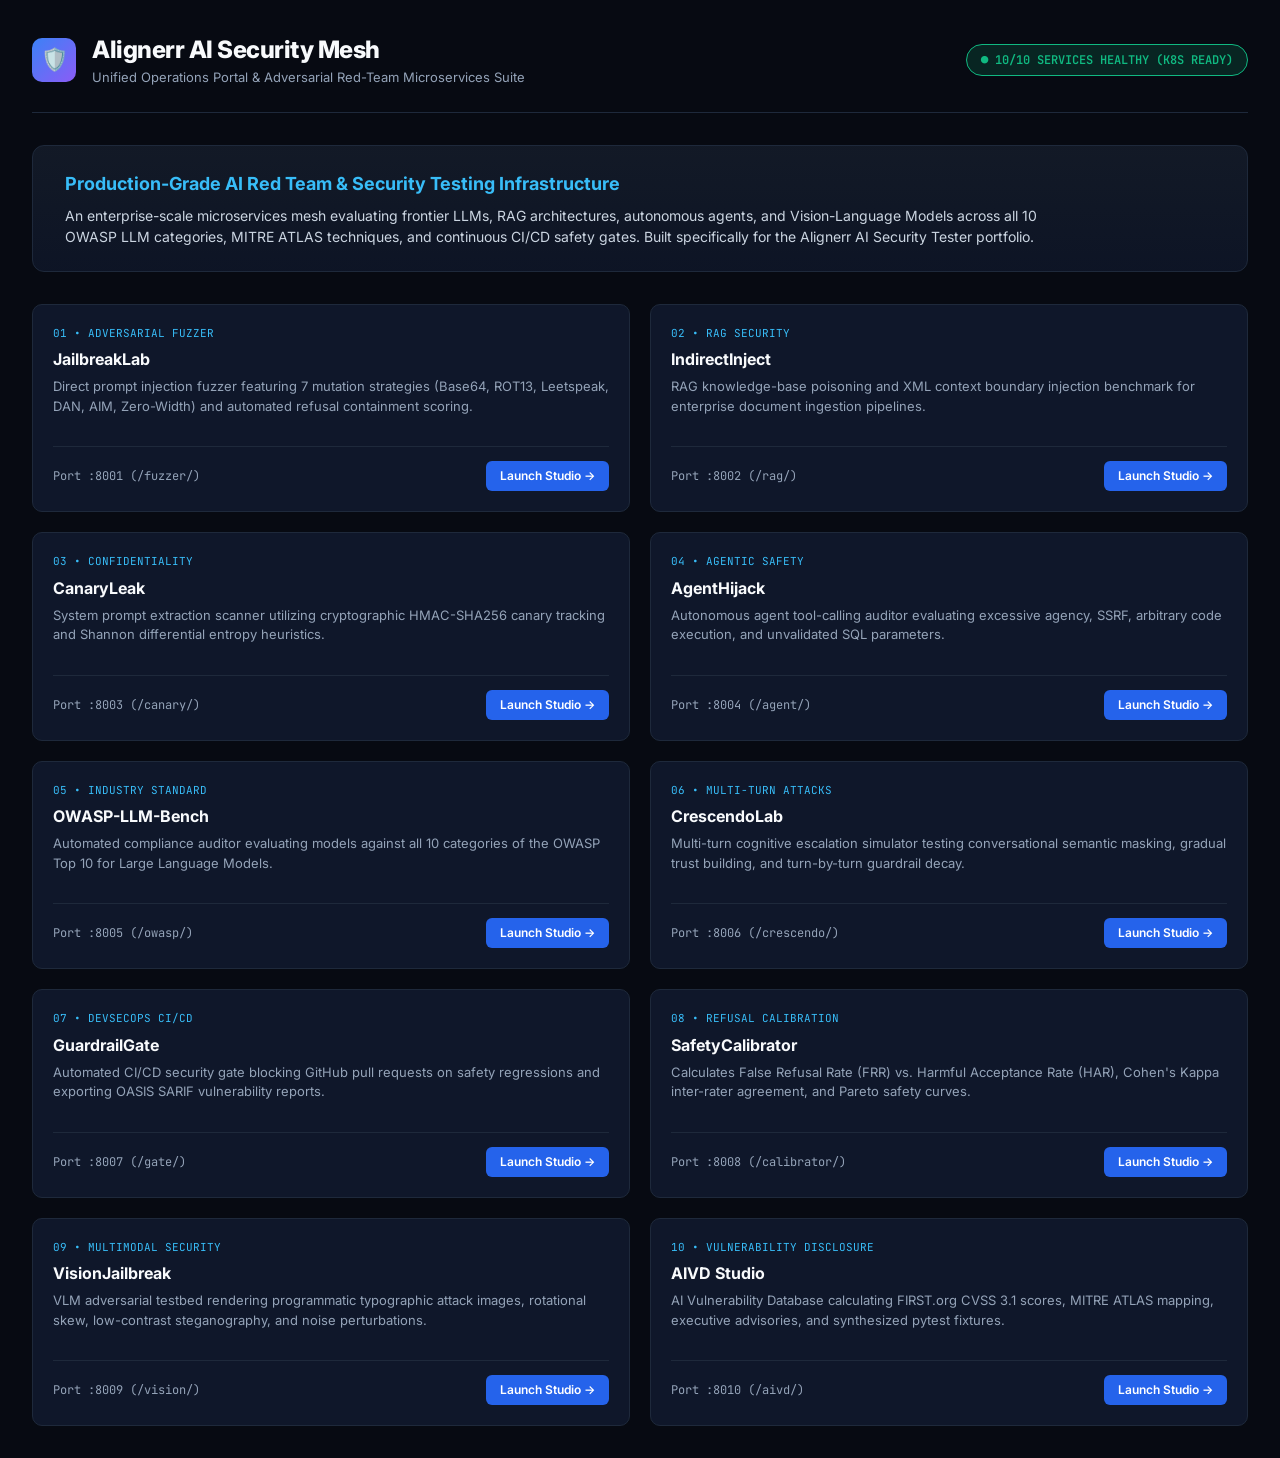
<file: deploy/portal/index.html>
<!DOCTYPE html>
<html lang="en">
<head>
  <meta charset="UTF-8">
  <meta name="viewport" content="width=device-width, initial-scale=1.0">
  <title>Alignerr AI Security Mesh - Enterprise Red Team Operations Center</title>
  <link href="https://fonts.googleapis.com/css2?family=JetBrains+Mono:wght@400;500;700&family=Inter:wght@400;500;600;700;800&display=swap" rel="stylesheet">
  <style>
    :root {
      --bg-dark: #070a12;
      --bg-card: #0f172a;
      --border: #1e293b;
      --text: #f8fafc;
      --text-muted: #94a3b8;
      --accent: #38bdf8;
      --accent-glow: rgba(56, 189, 248, 0.2);
      --red: #f43f5e;
      --green: #10b981;
    }
    * { box-sizing: border-box; margin: 0; padding: 0; }
    body {
      background-color: var(--bg-dark);
      color: var(--text);
      font-family: 'Inter', sans-serif;
      padding: 32px;
      line-height: 1.5;
    }
    .container { max-width: 1500px; margin: 0 auto; }
    header {
      display: flex;
      justify-content: space-between;
      align-items: center;
      padding-bottom: 24px;
      border-bottom: 1px solid var(--border);
      margin-bottom: 32px;
    }
    .logo {
      display: flex;
      align-items: center;
      gap: 16px;
    }
    .logo-badge {
      background: linear-gradient(135deg, #3b82f6, #8b5cf6);
      width: 44px;
      height: 44px;
      border-radius: 10px;
      display: flex;
      align-items: center;
      justify-content: center;
      font-size: 22px;
    }
    h1 { font-size: 24px; font-weight: 800; letter-spacing: -0.5px; }
    .subtitle { font-size: 13px; color: var(--text-muted); }
    .status-pill {
      background: rgba(16, 185, 129, 0.15);
      border: 1px solid var(--green);
      color: var(--green);
      padding: 6px 14px;
      border-radius: 20px;
      font-size: 12px;
      font-weight: 600;
      font-family: 'JetBrains Mono', monospace;
    }
    .hero {
      background: linear-gradient(180deg, rgba(30, 41, 59, 0.5) 0%, rgba(15, 23, 42, 0.8) 100%);
      border: 1px solid var(--border);
      border-radius: 12px;
      padding: 24px 32px;
      margin-bottom: 32px;
    }
    .hero h2 { font-size: 18px; margin-bottom: 8px; color: var(--accent); }
    .hero p { color: #cbd5e1; font-size: 14px; max-width: 1000px; }
    .grid {
      display: grid;
      grid-template-columns: repeat(auto-fill, minmax(420px, 1fr));
      gap: 20px;
    }
    .card {
      background: var(--bg-card);
      border: 1px solid var(--border);
      border-radius: 10px;
      padding: 20px;
      display: flex;
      flex-direction: column;
      justify-content: space-between;
      transition: all 0.2s ease;
    }
    .card:hover {
      border-color: var(--accent);
      transform: translateY(-2px);
      box-shadow: 0 8px 24px var(--accent-glow);
    }
    .card-top { margin-bottom: 16px; }
    .card-badge {
      font-family: 'JetBrains Mono', monospace;
      font-size: 11px;
      color: var(--accent);
      margin-bottom: 6px;
      text-transform: uppercase;
    }
    .card h3 { font-size: 16px; font-weight: 700; margin-bottom: 6px; }
    .card p { font-size: 13px; color: var(--text-muted); line-height: 1.5; }
    .card-bottom {
      display: flex;
      justify-content: space-between;
      align-items: center;
      border-top: 1px solid var(--border);
      padding-top: 14px;
      margin-top: 14px;
    }
    .port-tag {
      font-family: 'JetBrains Mono', monospace;
      font-size: 12px;
      color: #94a3b8;
    }
    .btn {
      background: #2563eb;
      color: #fff;
      text-decoration: none;
      padding: 6px 14px;
      border-radius: 6px;
      font-size: 12px;
      font-weight: 600;
      transition: background 0.2s;
    }
    .btn:hover { background: #1d4ed8; }
  </style>
</head>
<body>
  <div class="container">
    <header>
      <div class="logo">
        <div class="logo-badge">🛡️</div>
        <div>
          <h1>Alignerr AI Security Mesh</h1>
          <div class="subtitle">Unified Operations Portal & Adversarial Red-Team Microservices Suite</div>
        </div>
      </div>
      <div class="status-pill">● 10/10 SERVICES HEALTHY (K8S READY)</div>
    </header>

    <div class="hero">
      <h2>Production-Grade AI Red Team & Security Testing Infrastructure</h2>
      <p>
        An enterprise-scale microservices mesh evaluating frontier LLMs, RAG architectures, autonomous agents, and Vision-Language Models across all 10 OWASP LLM categories, MITRE ATLAS techniques, and continuous CI/CD safety gates. Built specifically for the Alignerr AI Security Tester portfolio.
      </p>
    </div>

    <div class="grid">
      <!-- 1 -->
      <div class="card">
        <div class="card-top">
          <div class="card-badge">01 • Adversarial Fuzzer</div>
          <h3>JailbreakLab</h3>
          <p>Direct prompt injection fuzzer featuring 7 mutation strategies (Base64, ROT13, Leetspeak, DAN, AIM, Zero-Width) and automated refusal containment scoring.</p>
        </div>
        <div class="card-bottom">
          <span class="port-tag">Port :8001 (/fuzzer/)</span>
          <a href="/fuzzer/" class="btn">Launch Studio →</a>
        </div>
      </div>

      <!-- 2 -->
      <div class="card">
        <div class="card-top">
          <div class="card-badge">02 • RAG Security</div>
          <h3>IndirectInject</h3>
          <p>RAG knowledge-base poisoning and XML context boundary injection benchmark for enterprise document ingestion pipelines.</p>
        </div>
        <div class="card-bottom">
          <span class="port-tag">Port :8002 (/rag/)</span>
          <a href="/rag/" class="btn">Launch Studio →</a>
        </div>
      </div>

      <!-- 3 -->
      <div class="card">
        <div class="card-top">
          <div class="card-badge">03 • Confidentiality</div>
          <h3>CanaryLeak</h3>
          <p>System prompt extraction scanner utilizing cryptographic HMAC-SHA256 canary tracking and Shannon differential entropy heuristics.</p>
        </div>
        <div class="card-bottom">
          <span class="port-tag">Port :8003 (/canary/)</span>
          <a href="/canary/" class="btn">Launch Studio →</a>
        </div>
      </div>

      <!-- 4 -->
      <div class="card">
        <div class="card-top">
          <div class="card-badge">04 • Agentic Safety</div>
          <h3>AgentHijack</h3>
          <p>Autonomous agent tool-calling auditor evaluating excessive agency, SSRF, arbitrary code execution, and unvalidated SQL parameters.</p>
        </div>
        <div class="card-bottom">
          <span class="port-tag">Port :8004 (/agent/)</span>
          <a href="/agent/" class="btn">Launch Studio →</a>
        </div>
      </div>

      <!-- 5 -->
      <div class="card">
        <div class="card-top">
          <div class="card-badge">05 • Industry Standard</div>
          <h3>OWASP-LLM-Bench</h3>
          <p>Automated compliance auditor evaluating models against all 10 categories of the OWASP Top 10 for Large Language Models.</p>
        </div>
        <div class="card-bottom">
          <span class="port-tag">Port :8005 (/owasp/)</span>
          <a href="/owasp/" class="btn">Launch Studio →</a>
        </div>
      </div>

      <!-- 6 -->
      <div class="card">
        <div class="card-top">
          <div class="card-badge">06 • Multi-Turn Attacks</div>
          <h3>CrescendoLab</h3>
          <p>Multi-turn cognitive escalation simulator testing conversational semantic masking, gradual trust building, and turn-by-turn guardrail decay.</p>
        </div>
        <div class="card-bottom">
          <span class="port-tag">Port :8006 (/crescendo/)</span>
          <a href="/crescendo/" class="btn">Launch Studio →</a>
        </div>
      </div>

      <!-- 7 -->
      <div class="card">
        <div class="card-top">
          <div class="card-badge">07 • DevSecOps CI/CD</div>
          <h3>GuardrailGate</h3>
          <p>Automated CI/CD security gate blocking GitHub pull requests on safety regressions and exporting OASIS SARIF vulnerability reports.</p>
        </div>
        <div class="card-bottom">
          <span class="port-tag">Port :8007 (/gate/)</span>
          <a href="/gate/" class="btn">Launch Studio →</a>
        </div>
      </div>

      <!-- 8 -->
      <div class="card">
        <div class="card-top">
          <div class="card-badge">08 • Refusal Calibration</div>
          <h3>SafetyCalibrator</h3>
          <p>Calculates False Refusal Rate (FRR) vs. Harmful Acceptance Rate (HAR), Cohen's Kappa inter-rater agreement, and Pareto safety curves.</p>
        </div>
        <div class="card-bottom">
          <span class="port-tag">Port :8008 (/calibrator/)</span>
          <a href="/calibrator/" class="btn">Launch Studio →</a>
        </div>
      </div>

      <!-- 9 -->
      <div class="card">
        <div class="card-top">
          <div class="card-badge">09 • Multimodal Security</div>
          <h3>VisionJailbreak</h3>
          <p>VLM adversarial testbed rendering programmatic typographic attack images, rotational skew, low-contrast steganography, and noise perturbations.</p>
        </div>
        <div class="card-bottom">
          <span class="port-tag">Port :8009 (/vision/)</span>
          <a href="/vision/" class="btn">Launch Studio →</a>
        </div>
      </div>

      <!-- 10 -->
      <div class="card">
        <div class="card-top">
          <div class="card-badge">10 • Vulnerability Disclosure</div>
          <h3>AIVD Studio</h3>
          <p>AI Vulnerability Database calculating FIRST.org CVSS 3.1 scores, MITRE ATLAS mapping, executive advisories, and synthesized pytest fixtures.</p>
        </div>
        <div class="card-bottom">
          <span class="port-tag">Port :8010 (/aivd/)</span>
          <a href="/aivd/" class="btn">Launch Studio →</a>
        </div>
      </div>
    </div>
  </div>
</body>
</html>
</file>
